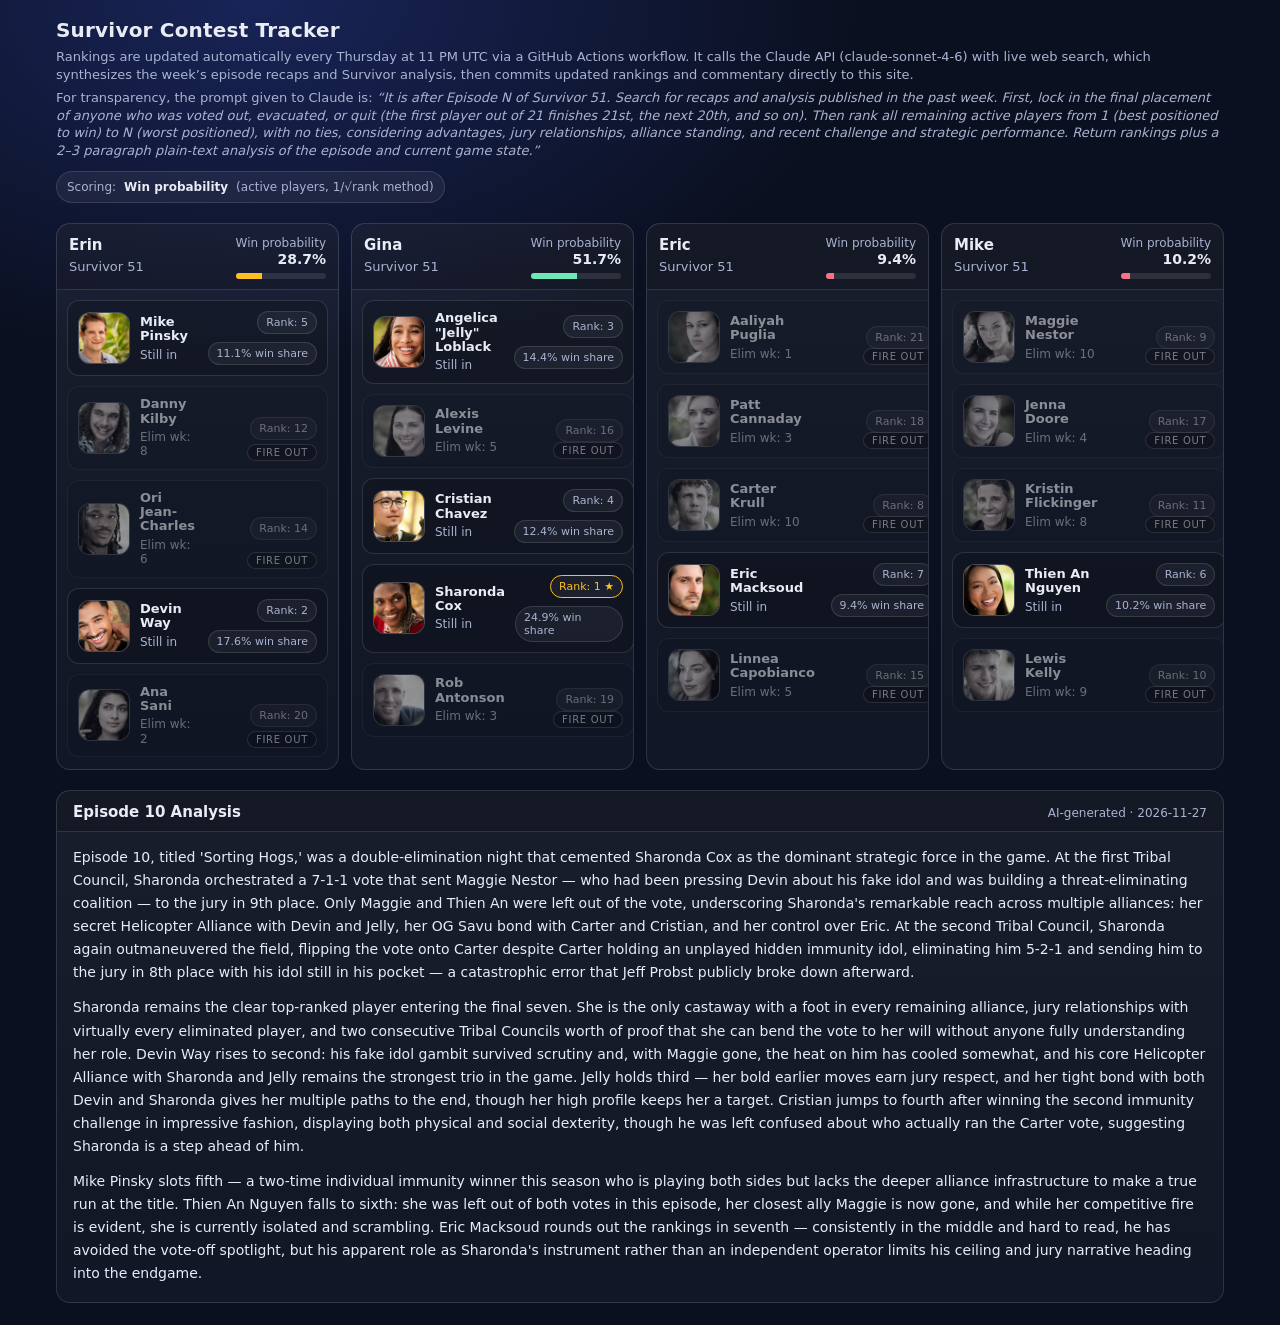
<file: survivor/index.html>
<!doctype html>
<html lang="en">
<head>
  <meta charset="utf-8" />
  <meta name="viewport" content="width=device-width, initial-scale=1" />
  <title>Survivor 51 Contest Tracker</title>
  <style>
    :root{
      --bg:#0b1020;
      --panel:#121a33;
      --panel2:#0f1730;
      --text:#e9ecf5;
      --muted:#aab3d1;
      --border:rgba(255,255,255,.12);
      --snuffed:rgba(255,255,255,.22);
      --good:#6ee7b7;
      --warn:#fbbf24;
      --bad:#fb7185;
    }
    *{ box-sizing:border-box; }
    body{
      margin:0;
      font-family: system-ui, -apple-system, Segoe UI, Roboto, Arial, sans-serif;
      background: radial-gradient(1000px 600px at 20% 0%, #182458 0%, var(--bg) 60%);
      color: var(--text);
    }
    header{
      padding: 18px 16px 10px;
      max-width: 1200px;
      margin: 0 auto;
    }
    h1{ margin:0 0 6px; font-size: 20px; font-weight: 750; letter-spacing:.2px; }
    .sub{ color: var(--muted); font-size: 13px; line-height: 1.35; }
    .toolbar{
      display:flex;
      flex-wrap:wrap;
      gap:10px;
      margin-top:12px;
      align-items:center;
    }
    .pill{
      background: rgba(255,255,255,.06);
      border: 1px solid var(--border);
      border-radius: 999px;
      padding: 8px 10px;
      font-size: 12px;
      color: var(--muted);
      display:flex;
      gap:8px;
      align-items:center;
    }
    .pill b{ color: var(--text); font-weight:700; }
    button{
      background: rgba(255,255,255,.08);
      color: var(--text);
      border: 1px solid var(--border);
      border-radius: 10px;
      padding: 8px 10px;
      cursor:pointer;
      font-size: 12px;
    }
    button:hover{ background: rgba(255,255,255,.12); }
    main{
      max-width: 1200px;
      margin: 0 auto;
      padding: 10px 16px 22px;
    }
    .grid{
      display:grid;
      gap: 12px;
      grid-template-columns: repeat(4, minmax(0, 1fr));
    }
    @media (max-width: 980px){
      .grid{ grid-template-columns: repeat(2, minmax(0, 1fr)); }
    }
    @media (max-width: 540px){
      .grid{ grid-template-columns: 1fr; }
    }
    .col{
      background: linear-gradient(180deg, rgba(255,255,255,.06), rgba(255,255,255,.03));
      border: 1px solid var(--border);
      border-radius: 14px;
      overflow:hidden;
    }
    .colHead{
      padding: 12px 12px 10px;
      background: rgba(0,0,0,.18);
      border-bottom: 1px solid var(--border);
    }
    .colHeadTop{
      display:flex;
      justify-content:space-between;
      gap:10px;
      align-items:flex-start;
    }
    .owner{
      font-weight:800;
      font-size: 15px;
      margin:0;
    }
    .score{
      text-align:right;
      font-size: 12px;
      color: var(--muted);
      line-height:1.2;
    }
    .score strong{ color: var(--text); font-size: 14px; }
    .score .bar{
      height:6px;
      background: rgba(255,255,255,.10);
      border-radius: 999px;
      margin-top:6px;
      overflow:hidden;
    }
    .score .fill{ height:100%; width:0%; background: var(--good); }
    .players{
      padding: 10px 10px 12px;
      display:grid;
      gap: 10px;
    }
    .card{
      display:grid;
      grid-template-columns: 52px 1fr auto;
      gap: 10px;
      align-items:center;
      padding: 10px;
      background: rgba(0,0,0,.16);
      border: 1px solid var(--border);
      border-radius: 12px;
    }
    .card.snuffed{
      opacity: .55;
      filter: grayscale(80%);
      border-color: rgba(255,255,255,.09);
      background: rgba(0,0,0,.12);
      position:relative;
    }
    .card.snuffed::after{
      content:"FIRE OUT";
      position:absolute;
      right:10px;
      bottom:8px;
      opacity:.95;
      font-size: 10px;
      letter-spacing: .7px;
      padding: 2px 8px;
      border: 1px solid rgba(255,255,255,.22);
      border-radius: 999px;
      background: rgba(0,0,0,.35);
      color: rgba(255,255,255,.82);
    }
    /* .card.snuffed::after{
      content:" 🔥 ";
      position:absolute;
      right:10px;
      bottom:8px;
      opacity:.9;
      font-size: 14px;
    } */
    img{
      width: 52px;
      height: 52px;
      border-radius: 12px;
      object-fit: cover;
      border: 1px solid rgba(255,255,255,.18);
      background: rgba(255,255,255,.06);
    }
    .name{
      font-weight: 750;
      font-size: 13px;
      line-height: 1.1;
      margin:0;
    }
    .meta{
      color: var(--muted);
      font-size: 12px;
      margin-top: 4px;
      line-height: 1.2;
    }
    .toggle{
      display:flex;
      flex-direction:column;
      align-items:flex-end;
      gap:6px;
      min-width: 108px;
    }
    label{
      font-size: 11px;
      color: var(--muted);
      display:flex;
      gap:6px;
      align-items:center;
      cursor:pointer;
      user-select:none;
    }
    input[type="checkbox"]{
      width: 15px;
      height: 15px;
      accent-color: var(--bad);
    }
    .rankBadge{
      font-size: 11px;
      padding: 4px 8px;
      border: 1px solid var(--border);
      border-radius: 999px;
      color: var(--muted);
      background: rgba(255,255,255,.05);
    }
    .footerNote{
      color: var(--muted);
      font-size: 12px;
      margin-top: 14px;
      line-height: 1.35;
    }
    code.inline{
      background: rgba(255,255,255,.08);
      padding: 2px 6px;
      border-radius: 8px;
      border: 1px solid var(--border);
      font-size: 12px;
    }
    .commentary-panel{
      margin-top: 20px;
      background: linear-gradient(180deg, rgba(255,255,255,.06), rgba(255,255,255,.03));
      border: 1px solid var(--border);
      border-radius: 14px;
      overflow: hidden;
    }
    .commentary-head{
      padding: 12px 16px 10px;
      background: rgba(0,0,0,.18);
      border-bottom: 1px solid var(--border);
      display: flex;
      justify-content: space-between;
      align-items: baseline;
      gap: 12px;
    }
    .commentary-title{
      font-weight: 800;
      font-size: 15px;
      margin: 0;
    }
    .commentary-meta{
      color: var(--muted);
      font-size: 12px;
      white-space: nowrap;
    }
    .commentary-body{
      padding: 14px 16px 16px;
      font-size: 14px;
      line-height: 1.65;
      color: var(--text);
    }
    .commentary-body p{ margin: 0 0 12px; }
    .commentary-body p:last-child{ margin-bottom: 0; }
  </style>
</head>

<body>
<header>
  <h1>Survivor Contest Tracker</h1>
  <div class="sub">
    Rankings are updated automatically every Thursday at 11 PM UTC via a GitHub Actions workflow. It calls the Claude API (claude-sonnet-4-6) with live web search, which synthesizes the week&rsquo;s episode recaps and Survivor analysis, then commits updated rankings and commentary directly to this site.
  </div>
  <div class="sub" style="margin-top:6px;">
    For transparency, the prompt given to Claude is: <em>&ldquo;It is after Episode N of Survivor 51. Search for recaps and analysis published in the past week. First, lock in the final placement of anyone who was voted out, evacuated, or quit (the first player out of 21 finishes 21st, the next 20th, and so on). Then rank all remaining active players from 1 (best positioned to win) to N (worst positioned), with no ties, considering advantages, jury relationships, alliance standing, and recent challenge and strategic performance. Return rankings plus a 2&ndash;3 paragraph plain-text analysis of the episode and current game state.&rdquo;</em>
  </div>

  <div class="toolbar">
    <div class="pill">Scoring: <b>Win probability</b> (active players, 1/√rank method)</div>
  </div>
</header>

<main>
  <div id="grid" class="grid"></div>
  <div id="commentary" class="commentary-panel" style="display:none;"></div>

  <!-- <div class="footerNote">
    Update mechanism: edit the <code class="inline">DATA.teams</code> list (names, headshot URLs, and ranks) or paste new ranks into <code class="inline">DATA.rankings</code>.  
    If you want rankings to come from a URL (Google Sheet export, JSON file, etc.), set <code class="inline">DATA.rankingsUrl</code>.  
  </div> -->
</main>

<script>
/**
 * 1) EDIT THIS SECTION WEEKLY.  
 * - photo: use direct image URLs (or store images in your repo and reference /images/name.jpg).  
 * - rankings: subjective “strength” score; higher = better.  
 * - You can keep snuffed state as a browser toggle (localStorage) OR hard-code eliminatedWeek for permanence.  
 */
const DATA = {
  seasonLabel: "Survivor 51",
  // Optional: If set, rankings are fetched from this URL as JSON: { "Player Name": 92, "Another Player": 75, ... }
  rankingsUrl: "./ratings.json",

  // Picks not made yet — run assign.html after the draft and paste its output here.

teams: [
  {
    owner: "Erin",
    picks: [
      { name: "Mike Pinsky", photo: "./img/survivor51/mike-pinsky.jpg", eliminatedWeek: null },
      { name: "Danny Kilby", photo: "./img/survivor51/danny-kilby.jpg", eliminatedWeek: null },
      { name: "Ori Jean-Charles", photo: "./img/survivor51/ori-jean-charles.jpg", eliminatedWeek: null },
      { name: "Devin Way", photo: "./img/survivor51/devin-way.jpg", eliminatedWeek: null },
      { name: "Ana Sani", photo: "./img/survivor51/ana-sani.jpg", eliminatedWeek: null }
    ]
  },
  {
    owner: "Gina",
    picks: [
      { name: "Angelica \"Jelly\" Loblack", photo: "./img/survivor51/angelica-jelly-loblack.jpg", eliminatedWeek: null },
      { name: "Alexis Levine", photo: "./img/survivor51/alexis-levine.jpg", eliminatedWeek: null },
      { name: "Cristian Chavez", photo: "./img/survivor51/cristian-chavez.jpg", eliminatedWeek: null },
      { name: "Sharonda Cox", photo: "./img/survivor51/sharonda-cox.jpg", eliminatedWeek: null },
      { name: "Rob Antonson", photo: "./img/survivor51/rob-antonson.jpg", eliminatedWeek: null }
    ]
  },
  {
    owner: "Eric",
    picks: [
      { name: "Aaliyah Puglia", photo: "./img/survivor51/aaliyah-puglia.jpg", eliminatedWeek: null },
      { name: "Patt Cannaday", photo: "./img/survivor51/patt-cannaday.jpg", eliminatedWeek: null },
      { name: "Carter Krull", photo: "./img/survivor51/carter-krull.jpg", eliminatedWeek: null },
      { name: "Eric Macksoud", photo: "./img/survivor51/eric-macksoud.jpg", eliminatedWeek: null },
      { name: "Linnea Capobianco", photo: "./img/survivor51/linnea-capobianco.jpg", eliminatedWeek: null }
    ]
  },
  {
    owner: "Mike",
    picks: [
      { name: "Maggie Nestor", photo: "./img/survivor51/maggie-nestor.jpg", eliminatedWeek: null },
      { name: "Jenna Doore", photo: "./img/survivor51/jenna-doore.jpg", eliminatedWeek: null },
      { name: "Kristin Flickinger", photo: "./img/survivor51/kristin-flickinger.jpg", eliminatedWeek: null },
      { name: "Thien An Nguyen", photo: "./img/survivor51/thien-an-nguyen.jpg", eliminatedWeek: null },
      { name: "Lewis Kelly", photo: "./img/survivor51/lewis-kelly.jpg", eliminatedWeek: null }
    ]
  }
]
};

// ------------------ App logic (no edits needed) ------------------

async function getRatingsAndStatus(){
  // Returns: { ratings: {name: number}, status: {name: {status, eliminatedWeek}} }
  if(!DATA.rankingsUrl){
    return { ratings: (DATA.rankings || {}), status: {} };
  }

  try{
    const res = await fetch(DATA.rankingsUrl, { cache: "no-store" });
    if(!res.ok) throw new Error("Fetch failed");

    const json = await res.json();
    const players = json?.players || {};

    const ratings = {};
    const status = {};

    for(const [name, obj] of Object.entries(players)){
      const r = Number(obj?.rating);
      if(Number.isFinite(r)) ratings[name] = r;

      const s = String(obj?.status || "").toUpperCase();
      const ew = (obj?.eliminatedWeek === null || obj?.eliminatedWeek === undefined)
        ? null
        : Number(obj.eliminatedWeek);

      status[name] = {
        status: s || "IN",
        eliminatedWeek: Number.isFinite(ew) ? ew : null
      };
    }

    const commentary = json?.commentary || "";
    const episode = json?.episode ?? null;
    const updated = json?.updated || "";

    return { ratings, status, commentary, episode, updated };
  }catch{
    return { ratings: (DATA.rankings || {}), status: {}, commentary: "", episode: null, updated: "" };
  }
}
// async function getRankings(){
//   if(!DATA.rankingsUrl) return DATA.rankings || {};
//   try{
//     const res = await fetch(DATA.rankingsUrl, { cache: "no-store" });
//     if(!res.ok) throw new Error("Fetch failed");
//     const json = await res.json();
//     return json || {};
//   }catch{
//     return DATA.rankings || {};
//   }
// }

function isSnuffed(p, statusMap){
  const OUT_STATUSES = new Set(["OUT", "MED", "QUIT"]);
  const jsonStatus = OUT_STATUSES.has(statusMap?.[p.name]?.status);
  const jsonElimWeek = statusMap?.[p.name]?.eliminatedWeek ?? null;
  return jsonStatus || jsonElimWeek !== null || p.eliminatedWeek !== null;
}

// ratings.json uses rank numbers: lower = better (rank 1 is the top player).
// Reciprocal 1/rank gives rank-1 the most weight.
function reciprocal(rank){
  return Number.isFinite(rank) && rank > 0 ? 1 / Math.sqrt(rank) : 0;
}

// Raw reciprocal sum for one team (active players only).
function computeTeamRawScore(team, rankings, statusMap){
  let sum = 0;
  for(const p of team.picks){
    if(!isSnuffed(p, statusMap)){
      sum += reciprocal(rankings[p.name]);
    }
  }
  return sum;
}

// Win probabilities for all teams (0-100), same order as DATA.teams.
function computeWinProbabilities(teams, rankings, statusMap){
  const raws = teams.map(t => computeTeamRawScore(t, rankings, statusMap));
  const total = raws.reduce((a, b) => a + b, 0);
  if(total <= 0) return raws.map(() => 0);
  return raws.map(r => (r / total) * 100);
}

// Per-player share of the global win pool as %.
function playerWinContrib(p, rankings, statusMap, globalTotal){
  if(isSnuffed(p, statusMap)) return 0;
  if(globalTotal <= 0) return 0;
  return (reciprocal(rankings[p.name]) / globalTotal) * 100;
}

// Lowest-ranked (best) active player across all teams.
// Lower rank number = better, so we find the MINIMUM.
function findTopContender(teams, rankings, statusMap){
  let best = null;
  let bestRank = Infinity;
  for(const team of teams){
    for(const p of team.picks){
      if(!isSnuffed(p, statusMap)){
        const r = rankings[p.name];
        if(Number.isFinite(r) && r < bestRank){
          bestRank = r;
          best = { name: p.name, owner: team.owner };
        }
      }
    }
  }
  return best;
}

function scoreToBarWidth(prob){
  return Math.max(0, Math.min(100, prob));
}

function scoreToColor(prob){
  if(prob >= 30) return "var(--good)";
  if(prob >= 18) return "var(--warn)";
  return "var(--bad)";
}

async function render(){
  const grid = document.getElementById("grid");
  grid.innerHTML = "";

  const { ratings: rankings, status: statusMap, commentary, episode, updated } = await getRatingsAndStatus();

  const probs = computeWinProbabilities(DATA.teams, rankings, statusMap);
  const globalRawTotal = DATA.teams.reduce((sum, t) => sum + computeTeamRawScore(t, rankings, statusMap), 0);
  const topContender = findTopContender(DATA.teams, rankings, statusMap);

  DATA.teams.forEach((team, idx) => {
    const col = document.createElement("section");
    col.className = "col";

    const head = document.createElement("div");
    head.className = "colHead";

    const prob = probs[idx];
    const barW = scoreToBarWidth(prob);
    const barColor = scoreToColor(prob);

    head.innerHTML = `
      <div class="colHeadTop">
        <div>
          <div class="owner">${team.owner}</div>
          <div class="sub" style="margin-top:4px;">${DATA.seasonLabel}</div>
        </div>
        <div class="score">
          <div>Win probability</div>
          <strong>${prob.toFixed(1)}%</strong>
          <div class="bar"><div class="fill" style="width:${barW}%; background:${barColor};"></div></div>
        </div>
      </div>
    `;

    const list = document.createElement("div");
    list.className = "players";

    team.picks.forEach(p => {
      const snuffed = isSnuffed(p, statusMap);
      const jsonElimWeek = statusMap?.[p.name]?.eliminatedWeek ?? null;

      const r = rankings[p.name];
      const contrib = playerWinContrib(p, rankings, statusMap, globalRawTotal);
      const isTop = topContender && topContender.name === p.name;
      const rankText = Number.isFinite(r) ? `Rank: ${r}` : `Rank: —`;
      const contribText = `${contrib.toFixed(1)}% win share`;

      const card = document.createElement("div");
      card.className = "card" + (snuffed ? " snuffed" : "");

      const effectiveElimWeek = jsonElimWeek ?? p.eliminatedWeek;
      const elimText = effectiveElimWeek !== null ? `Elim wk: ${effectiveElimWeek}` : `Still in`;

      card.innerHTML = `
        <img src="${p.photo}" alt="${p.name}" loading="lazy" />
        <div>
          <p class="name">${p.name}</p>
          <div class="meta">${elimText}</div>
        </div>
        <div class="toggle">
          <div class="rankBadge"${isTop ? ` style="border-color:var(--warn);color:var(--warn);"` : ``}>${rankText}${isTop ? ` &#9733;` : ``}</div>
          ${!snuffed ? `<div class="rankBadge" style="margin-top:2px;">${contribText}</div>` : ``}
        </div>
      `;

      list.appendChild(card);
    });

    col.appendChild(head);
    col.appendChild(list);
    grid.appendChild(col);
  });

  const commentaryEl = document.getElementById("commentary");
  if(commentary){
    const title = episode ? `Episode ${episode} Analysis` : "Game Analysis";
    const meta = updated ? `AI-generated · ${updated}` : "AI-generated";
    const paragraphs = commentary.split(/\n\n+/).filter(Boolean)
      .map(p => `<p>${p.trim()}</p>`).join("");
    commentaryEl.innerHTML = `
      <div class="commentary-head">
        <div class="commentary-title">${title}</div>
        <div class="commentary-meta">${meta}</div>
      </div>
      <div class="commentary-body">${paragraphs}</div>
    `;
    commentaryEl.style.display = "";
  } else {
    commentaryEl.style.display = "none";
  }
}

// Initial render.
render();
</script>
</body>
</html>
</file>
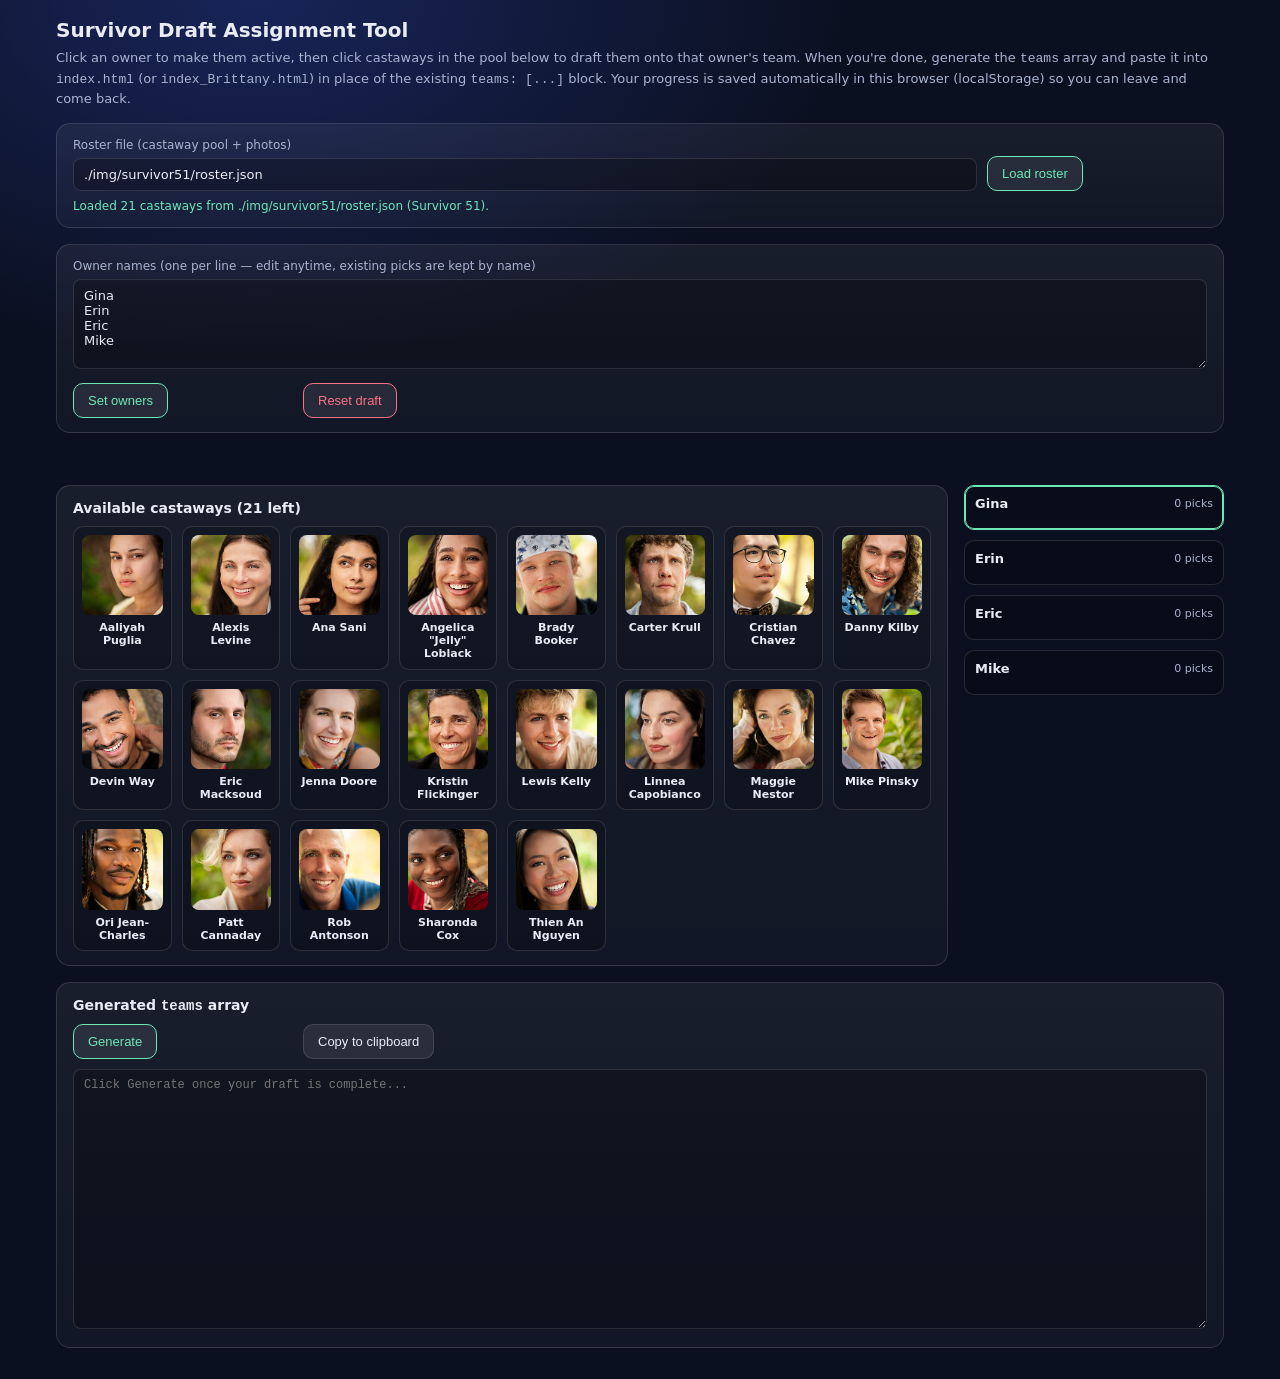
<file: survivor/assign.html>
<!doctype html>
<html lang="en">
<head>
  <meta charset="utf-8" />
  <meta name="viewport" content="width=device-width, initial-scale=1" />
  <title>Survivor Draft Assignment Tool</title>
  <style>
    :root{
      --bg:#0b1020;
      --text:#e9ecf5;
      --muted:#aab3d1;
      --border:rgba(255,255,255,.12);
      --good:#6ee7b7;
      --warn:#fbbf24;
      --bad:#fb7185;
    }
    *{ box-sizing:border-box; }
    body{
      margin:0;
      font-family: system-ui, -apple-system, Segoe UI, Roboto, Arial, sans-serif;
      background: radial-gradient(1000px 600px at 20% 0%, #182458 0%, var(--bg) 60%);
      color: var(--text);
    }
    header, main{ max-width: 1200px; margin: 0 auto; padding: 18px 16px; }
    h1{ margin:0 0 6px; font-size: 20px; font-weight: 750; }
    h2{ font-size: 14px; margin: 0 0 10px; color: var(--text); }
    p.sub{ color: var(--muted); font-size: 13px; line-height: 1.5; margin: 0 0 14px; }
    .card-box{
      background: linear-gradient(180deg, rgba(255,255,255,.06), rgba(255,255,255,.03));
      border: 1px solid var(--border);
      border-radius: 14px;
      padding: 14px 16px;
      margin-bottom: 16px;
    }
    label{ font-size: 12px; color: var(--muted); display:block; margin-bottom: 6px; }
    input[type="text"], textarea{
      width: 100%;
      background: rgba(0,0,0,.25);
      border: 1px solid var(--border);
      border-radius: 8px;
      color: var(--text);
      padding: 8px 10px;
      font-size: 13px;
      font-family: inherit;
    }
    textarea{ resize: vertical; min-height: 90px; }
    .row{ display:flex; gap:10px; flex-wrap:wrap; align-items:flex-end; }
    .row > div{ flex: 1; min-width: 220px; }
    button{
      background: rgba(255,255,255,.08);
      color: var(--text);
      border: 1px solid var(--border);
      border-radius: 10px;
      padding: 9px 14px;
      cursor:pointer;
      font-size: 13px;
      white-space: nowrap;
    }
    button:hover{ background: rgba(255,255,255,.16); }
    button.primary{ border-color: var(--good); color: var(--good); }
    button.danger{ border-color: var(--bad); color: var(--bad); }
    button:disabled{ opacity:.4; cursor:not-allowed; }
    .status{ font-size:12px; color: var(--muted); margin-top:8px; }

    .board{ display:grid; grid-template-columns: 1fr 260px; gap: 16px; align-items:start; }
    @media (max-width: 860px){ .board{ grid-template-columns: 1fr; } }

    .pool{
      display:grid;
      grid-template-columns: repeat(auto-fill, minmax(96px, 1fr));
      gap: 10px;
    }
    .pcard{
      background: rgba(0,0,0,.2);
      border: 1px solid var(--border);
      border-radius: 10px;
      padding: 8px;
      text-align:center;
      cursor:pointer;
      transition: transform .08s ease, border-color .08s ease;
    }
    .pcard:hover{ border-color: var(--good); transform: translateY(-2px); }
    .pcard img{
      width:100%; aspect-ratio:1; object-fit:cover; border-radius:8px; display:block; margin-bottom:6px;
      background: rgba(255,255,255,.06);
    }
    .pcard .n{ font-size:11px; font-weight:650; line-height:1.2; }

    .owners{ display:flex; flex-direction:column; gap:10px; }
    .ownerBox{
      background: rgba(0,0,0,.2);
      border: 1px solid var(--border);
      border-radius: 10px;
      padding: 10px;
    }
    .ownerBox.active{ border-color: var(--good); box-shadow: 0 0 0 1px var(--good) inset; }
    .ownerBox .head{ display:flex; justify-content:space-between; align-items:center; cursor:pointer; }
    .ownerBox .name{ font-weight:750; font-size:13px; }
    .ownerBox .count{ font-size:11px; color: var(--muted); }
    .ownerBox .picks{ margin-top:8px; display:flex; flex-direction:column; gap:6px; }
    .pick{
      display:flex; align-items:center; gap:8px;
      background: rgba(255,255,255,.04);
      border: 1px solid var(--border);
      border-radius: 8px;
      padding: 5px 7px;
      font-size: 12px;
    }
    .pick img{ width:26px; height:26px; border-radius:6px; object-fit:cover; }
    .pick span{ flex:1; }
    .pick button{ padding: 2px 7px; font-size: 11px; border-radius:6px; }

    textarea#output{ min-height: 260px; font-family: ui-monospace, SFMono-Regular, Menlo, monospace; font-size: 12px; white-space: pre; }
  </style>
</head>
<body>
<header>
  <h1>Survivor Draft Assignment Tool</h1>
  <p class="sub">
    Click an owner to make them active, then click castaways in the pool below to draft them onto that owner's team.
    When you're done, generate the <code>teams</code> array and paste it into <code>index.html</code> (or <code>index_Brittany.html</code>) in place of the existing <code>teams: [...]</code> block.
    Your progress is saved automatically in this browser (localStorage) so you can leave and come back.
  </p>

  <div class="card-box">
    <div class="row">
      <div>
        <label for="rosterUrl">Roster file (castaway pool + photos)</label>
        <input type="text" id="rosterUrl" value="./img/survivor51/roster.json" />
      </div>
      <div style="flex:0 0 auto;">
        <button id="loadRoster" class="primary">Load roster</button>
      </div>
    </div>
    <div class="status" id="rosterStatus"></div>
  </div>

  <div class="card-box">
    <label for="ownerNames">Owner names (one per line — edit anytime, existing picks are kept by name)</label>
    <textarea id="ownerNames">Gina
Erin
Eric
Mike</textarea>
    <div class="row" style="margin-top:10px;">
      <div style="flex:0 0 auto;"><button id="setOwners" class="primary">Set owners</button></div>
      <div style="flex:0 0 auto;"><button id="resetAll" class="danger">Reset draft</button></div>
    </div>
  </div>
</header>

<main>
  <div class="board">
    <div class="card-box">
      <h2>Available castaways (<span id="poolCount">0</span> left)</h2>
      <div class="pool" id="pool"></div>
    </div>

    <div class="owners" id="owners"></div>
  </div>

  <div class="card-box">
    <h2>Generated <code>teams</code> array</h2>
    <div class="row" style="margin-bottom:10px;">
      <div style="flex:0 0 auto;"><button id="generate" class="primary">Generate</button></div>
      <div style="flex:0 0 auto;"><button id="copy">Copy to clipboard</button></div>
    </div>
    <textarea id="output" readonly placeholder="Click Generate once your draft is complete..."></textarea>
  </div>
</main>

<script>
const STORAGE_KEY = "survivorDraftTool.v1";

let roster = [];      // [{name, photo}]
let owners = [];      // [{name, picks: [{name, photo}]}]
let activeOwnerIdx = 0;

function saveState(){
  try{
    localStorage.setItem(STORAGE_KEY, JSON.stringify({
      rosterUrl: document.getElementById("rosterUrl").value,
      ownerNamesRaw: document.getElementById("ownerNames").value,
      owners,
      activeOwnerIdx
    }));
  }catch{}
}

function loadState(){
  try{
    const raw = localStorage.getItem(STORAGE_KEY);
    if(!raw) return null;
    return JSON.parse(raw);
  }catch{ return null; }
}

function draftedNames(){
  const s = new Set();
  owners.forEach(o => o.picks.forEach(p => s.add(p.name)));
  return s;
}

function renderPool(){
  const pool = document.getElementById("pool");
  const drafted = draftedNames();
  const available = roster.filter(c => !drafted.has(c.name));
  document.getElementById("poolCount").textContent = available.length;

  pool.innerHTML = "";
  available.forEach(c => {
    const el = document.createElement("div");
    el.className = "pcard";
    el.title = owners.length ? `Draft to ${owners[activeOwnerIdx]?.name ?? "…"}` : "Set owners first";
    el.innerHTML = `<img src="${c.photo}" alt="${c.name}" loading="lazy" /><div class="n">${c.name}</div>`;
    el.addEventListener("click", () => draftPick(c));
    pool.appendChild(el);
  });
}

function draftPick(castaway){
  if(!owners.length){ alert("Set owner names first."); return; }
  owners[activeOwnerIdx].picks.push({ name: castaway.name, photo: castaway.photo, eliminatedWeek: null });
  saveState();
  renderAll();
}

function undoPick(ownerIdx, pickIdx){
  owners[ownerIdx].picks.splice(pickIdx, 1);
  saveState();
  renderAll();
}

function setActiveOwner(idx){
  activeOwnerIdx = idx;
  saveState();
  renderAll();
}

function renderOwners(){
  const wrap = document.getElementById("owners");
  wrap.innerHTML = "";
  owners.forEach((o, idx) => {
    const box = document.createElement("div");
    box.className = "ownerBox" + (idx === activeOwnerIdx ? " active" : "");
    box.innerHTML = `
      <div class="head">
        <div class="name">${o.name}</div>
        <div class="count">${o.picks.length} pick${o.picks.length === 1 ? "" : "s"}</div>
      </div>
      <div class="picks"></div>
    `;
    box.querySelector(".head").addEventListener("click", () => setActiveOwner(idx));

    const picksEl = box.querySelector(".picks");
    o.picks.forEach((p, pIdx) => {
      const row = document.createElement("div");
      row.className = "pick";
      row.innerHTML = `<img src="${p.photo}" alt="" /><span>${p.name}</span>`;
      const rm = document.createElement("button");
      rm.textContent = "✕";
      rm.addEventListener("click", (e) => { e.stopPropagation(); undoPick(idx, pIdx); });
      row.appendChild(rm);
      picksEl.appendChild(row);
    });

    wrap.appendChild(box);
  });
}

function renderAll(){
  renderOwners();
  renderPool();
}

async function loadRoster(){
  const url = document.getElementById("rosterUrl").value.trim();
  const statusEl = document.getElementById("rosterStatus");
  try{
    const res = await fetch(url, { cache: "no-store" });
    if(!res.ok) throw new Error("HTTP " + res.status);
    const json = await res.json();
    roster = json.castaways || [];
    statusEl.textContent = `Loaded ${roster.length} castaways from ${url}${json.season ? " (" + json.season + ")" : ""}.`;
    statusEl.style.color = "var(--good)";
    saveState();
    renderAll();
  }catch(err){
    statusEl.textContent = `Failed to load roster from ${url}: ${err.message}`;
    statusEl.style.color = "var(--bad)";
  }
}

function applyOwnerNames(){
  const names = document.getElementById("ownerNames").value
    .split("\n").map(s => s.trim()).filter(Boolean);

  // Keep existing picks for owners whose name is unchanged; new names start empty.
  const byName = new Map(owners.map(o => [o.name, o]));
  owners = names.map(n => byName.get(n) || { name: n, picks: [] });
  if(activeOwnerIdx >= owners.length) activeOwnerIdx = 0;
  saveState();
  renderAll();
}

function resetAll(){
  if(!confirm("Clear all drafted picks? This cannot be undone.")) return;
  owners = owners.map(o => ({ name: o.name, picks: [] }));
  activeOwnerIdx = 0;
  saveState();
  renderAll();
}

function generateOutput(){
  const lines = [];
  lines.push("teams: [");
  owners.forEach((o, i) => {
    lines.push("  {");
    lines.push(`    owner: ${JSON.stringify(o.name)},`);
    lines.push("    picks: [");
    o.picks.forEach((p, j) => {
      const comma = j < o.picks.length - 1 ? "," : "";
      lines.push(`      { name: ${JSON.stringify(p.name)}, photo: ${JSON.stringify(p.photo)}, eliminatedWeek: null }${comma}`);
    });
    lines.push("    ]");
    lines.push(`  }${i < owners.length - 1 ? "," : ""}`);
  });
  lines.push("]");
  document.getElementById("output").value = lines.join("\n");
}

document.getElementById("loadRoster").addEventListener("click", loadRoster);
document.getElementById("setOwners").addEventListener("click", applyOwnerNames);
document.getElementById("resetAll").addEventListener("click", resetAll);
document.getElementById("generate").addEventListener("click", generateOutput);
document.getElementById("copy").addEventListener("click", () => {
  const out = document.getElementById("output");
  out.select();
  navigator.clipboard?.writeText(out.value).catch(() => document.execCommand("copy"));
});

// Restore saved state, or bootstrap fresh.
(function init(){
  const saved = loadState();
  if(saved){
    document.getElementById("rosterUrl").value = saved.rosterUrl ?? document.getElementById("rosterUrl").value;
    document.getElementById("ownerNames").value = saved.ownerNamesRaw ?? document.getElementById("ownerNames").value;
    owners = saved.owners || [];
    activeOwnerIdx = saved.activeOwnerIdx || 0;
  }
  loadRoster().then(() => {
    if(!owners.length) applyOwnerNames();
    else renderAll();
  });
})();
</script>
</body>
</html>
</file>
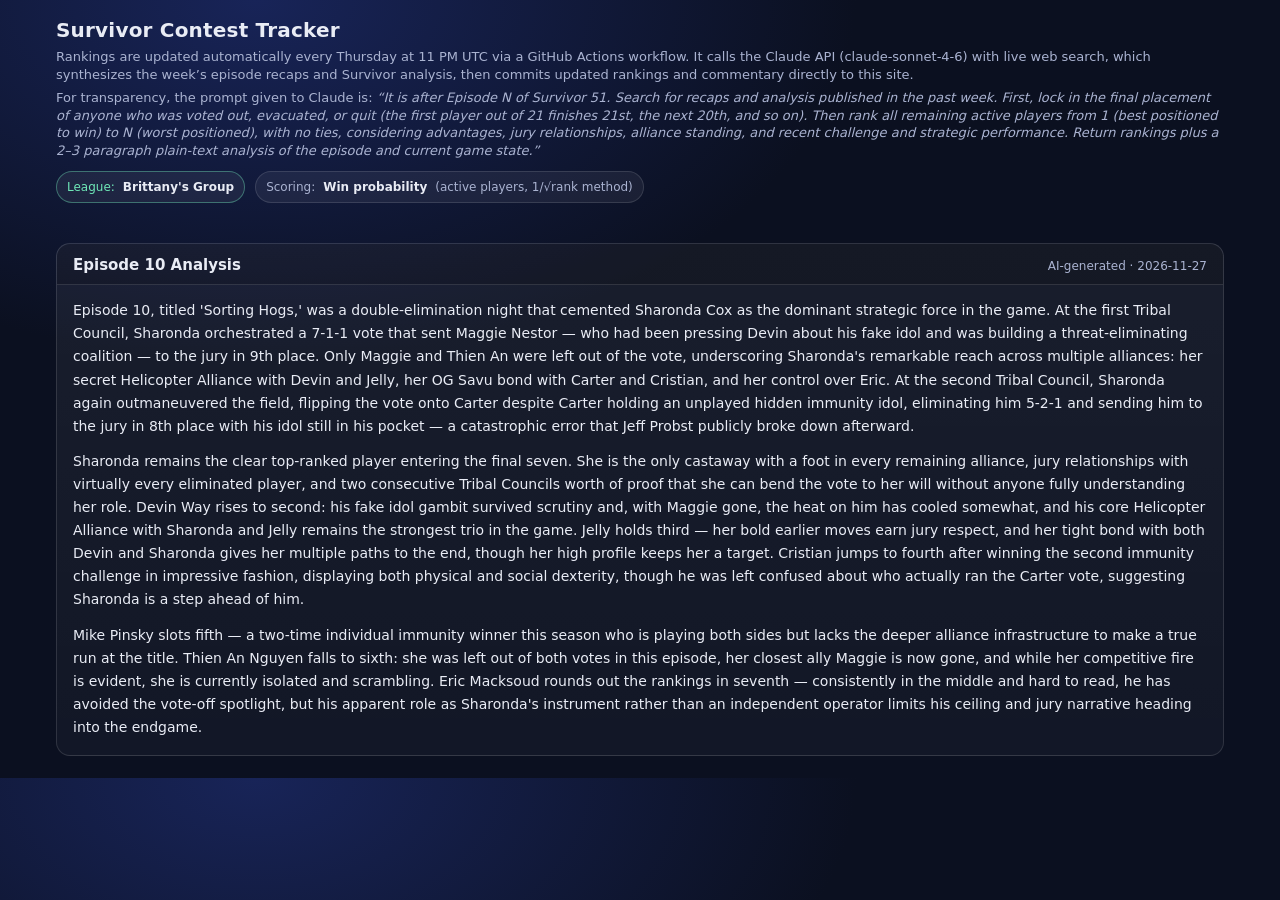
<file: survivor/index_Brittany.html>
<!doctype html>
<html lang="en">
<head>
  <meta charset="utf-8" />
  <meta name="viewport" content="width=device-width, initial-scale=1" />
  <title>Survivor 51 Contest Tracker — Brittany's League</title>
  <style>
    :root{
      --bg:#0b1020;
      --panel:#121a33;
      --panel2:#0f1730;
      --text:#e9ecf5;
      --muted:#aab3d1;
      --border:rgba(255,255,255,.12);
      --snuffed:rgba(255,255,255,.22);
      --good:#6ee7b7;
      --warn:#fbbf24;
      --bad:#fb7185;
    }
    *{ box-sizing:border-box; }
    body{
      margin:0;
      font-family: system-ui, -apple-system, Segoe UI, Roboto, Arial, sans-serif;
      background: radial-gradient(1000px 600px at 20% 0%, #182458 0%, var(--bg) 60%);
      color: var(--text);
    }
    header{
      padding: 18px 16px 10px;
      max-width: 1200px;
      margin: 0 auto;
    }
    h1{ margin:0 0 6px; font-size: 20px; font-weight: 750; letter-spacing:.2px; }
    .sub{ color: var(--muted); font-size: 13px; line-height: 1.35; }
    .toolbar{
      display:flex;
      flex-wrap:wrap;
      gap:10px;
      margin-top:12px;
      align-items:center;
    }
    .pill{
      background: rgba(255,255,255,.06);
      border: 1px solid var(--border);
      border-radius: 999px;
      padding: 8px 10px;
      font-size: 12px;
      color: var(--muted);
      display:flex;
      gap:8px;
      align-items:center;
    }
    .pill b{ color: var(--text); font-weight:700; }
    .pill.accent{
      border-color: rgba(110,231,183,.4);
      color: var(--good);
    }
    button{
      background: rgba(255,255,255,.08);
      color: var(--text);
      border: 1px solid var(--border);
      border-radius: 10px;
      padding: 8px 10px;
      cursor:pointer;
      font-size: 12px;
    }
    button:hover{ background: rgba(255,255,255,.12); }
    main{
      max-width: 1200px;
      margin: 0 auto;
      padding: 10px 16px 22px;
    }
    .grid{
      display:grid;
      gap: 12px;
      grid-template-columns: repeat(4, minmax(0, 1fr));
    }
    @media (max-width: 980px){
      .grid{ grid-template-columns: repeat(2, minmax(0, 1fr)); }
    }
    @media (max-width: 540px){
      .grid{ grid-template-columns: 1fr; }
    }
    .col{
      background: linear-gradient(180deg, rgba(255,255,255,.06), rgba(255,255,255,.03));
      border: 1px solid var(--border);
      border-radius: 14px;
      overflow:hidden;
    }
    .colHead{
      padding: 12px 12px 10px;
      background: rgba(0,0,0,.18);
      border-bottom: 1px solid var(--border);
    }
    .colHeadTop{
      display:flex;
      justify-content:space-between;
      gap:10px;
      align-items:flex-start;
    }
    .owner{
      font-weight:800;
      font-size: 15px;
      margin:0;
    }
    .score{
      text-align:right;
      font-size: 12px;
      color: var(--muted);
      line-height:1.2;
    }
    .score strong{ color: var(--text); font-size: 14px; }
    .score .bar{
      height:6px;
      background: rgba(255,255,255,.10);
      border-radius: 999px;
      margin-top:6px;
      overflow:hidden;
    }
    .score .fill{ height:100%; width:0%; background: var(--good); }
    .players{
      padding: 10px 10px 12px;
      display:grid;
      gap: 10px;
    }
    .card{
      display:grid;
      grid-template-columns: 52px 1fr auto;
      gap: 10px;
      align-items:center;
      padding: 10px;
      background: rgba(0,0,0,.16);
      border: 1px solid var(--border);
      border-radius: 12px;
    }
    .card.snuffed{
      opacity: .55;
      filter: grayscale(80%);
      border-color: rgba(255,255,255,.09);
      background: rgba(0,0,0,.12);
      position:relative;
    }
    .card.snuffed::after{
      content:"FIRE OUT";
      position:absolute;
      right:10px;
      bottom:8px;
      opacity:.95;
      font-size: 10px;
      letter-spacing: .7px;
      padding: 2px 8px;
      border: 1px solid rgba(255,255,255,.22);
      border-radius: 999px;
      background: rgba(0,0,0,.35);
      color: rgba(255,255,255,.82);
    }
    img{
      width: 52px;
      height: 52px;
      border-radius: 12px;
      object-fit: cover;
      border: 1px solid rgba(255,255,255,.18);
      background: rgba(255,255,255,.06);
    }
    .name{
      font-weight: 750;
      font-size: 13px;
      line-height: 1.1;
      margin:0;
    }
    .meta{
      color: var(--muted);
      font-size: 12px;
      margin-top: 4px;
      line-height: 1.2;
    }
    .toggle{
      display:flex;
      flex-direction:column;
      align-items:flex-end;
      gap:6px;
      min-width: 108px;
    }
    label{
      font-size: 11px;
      color: var(--muted);
      display:flex;
      gap:6px;
      align-items:center;
      cursor:pointer;
      user-select:none;
    }
    input[type="checkbox"]{
      width: 15px;
      height: 15px;
      accent-color: var(--bad);
    }
    .rankBadge{
      font-size: 11px;
      padding: 4px 8px;
      border: 1px solid var(--border);
      border-radius: 999px;
      color: var(--muted);
      background: rgba(255,255,255,.05);
    }
    .footerNote{
      color: var(--muted);
      font-size: 12px;
      margin-top: 14px;
      line-height: 1.35;
    }
    code.inline{
      background: rgba(255,255,255,.08);
      padding: 2px 6px;
      border-radius: 8px;
      border: 1px solid var(--border);
      font-size: 12px;
    }
    .commentary-panel{
      margin-top: 20px;
      background: linear-gradient(180deg, rgba(255,255,255,.06), rgba(255,255,255,.03));
      border: 1px solid var(--border);
      border-radius: 14px;
      overflow: hidden;
    }
    .commentary-head{
      padding: 12px 16px 10px;
      background: rgba(0,0,0,.18);
      border-bottom: 1px solid var(--border);
      display: flex;
      justify-content: space-between;
      align-items: baseline;
      gap: 12px;
    }
    .commentary-title{
      font-weight: 800;
      font-size: 15px;
      margin: 0;
    }
    .commentary-meta{
      color: var(--muted);
      font-size: 12px;
      white-space: nowrap;
    }
    .commentary-body{
      padding: 14px 16px 16px;
      font-size: 14px;
      line-height: 1.65;
      color: var(--text);
    }
    .commentary-body p{ margin: 0 0 12px; }
    .commentary-body p:last-child{ margin-bottom: 0; }
  </style>
</head>

<body>
<header>
  <h1>Survivor Contest Tracker</h1>
  <div class="sub">
    Rankings are updated automatically every Thursday at 11 PM UTC via a GitHub Actions workflow. It calls the Claude API (claude-sonnet-4-6) with live web search, which synthesizes the week&rsquo;s episode recaps and Survivor analysis, then commits updated rankings and commentary directly to this site.
  </div>
  <div class="sub" style="margin-top:6px;">
    For transparency, the prompt given to Claude is: <em>&ldquo;It is after Episode N of Survivor 51. Search for recaps and analysis published in the past week. First, lock in the final placement of anyone who was voted out, evacuated, or quit (the first player out of 21 finishes 21st, the next 20th, and so on). Then rank all remaining active players from 1 (best positioned to win) to N (worst positioned), with no ties, considering advantages, jury relationships, alliance standing, and recent challenge and strategic performance. Return rankings plus a 2&ndash;3 paragraph plain-text analysis of the episode and current game state.&rdquo;</em>
  </div>

  <div class="toolbar">
    <div class="pill accent">League: <b>Brittany's Group</b></div>
    <div class="pill">Scoring: <b>Win probability</b> (active players, 1/√rank method)</div>
  </div>
</header>

<main>
  <div id="grid" class="grid"></div>
  <div id="commentary" class="commentary-panel" style="display:none;"></div>
</main>

<script>
/**
 * 1) EDIT THIS SECTION WEEKLY.
 * - photo: use direct image URLs (or store images in your repo and reference /images/name.jpg).
 * - rankings: subjective "strength" score; higher = better.
 * - You can keep snuffed state as a browser toggle (localStorage) OR hard-code eliminatedWeek for permanence.
 */
const DATA = {
  seasonLabel: "Survivor 51",
  // Shares the same weekly rankings feed as the main index.html — only the
  // picks below differ between the two contests.
  rankingsUrl: "./ratings.json",

  // No draft yet — run assign.html after Brittany's group drafts and paste
  // the generated teams array here (owners and picks both come from the tool).
  teams: []
};

// ------------------ App logic (no edits needed) ------------------

async function getRatingsAndStatus(){
  // Returns: { ratings: {name: number}, status: {name: {status, eliminatedWeek}} }
  if(!DATA.rankingsUrl){
    return { ratings: (DATA.rankings || {}), status: {} };
  }

  try{
    const res = await fetch(DATA.rankingsUrl, { cache: "no-store" });
    if(!res.ok) throw new Error("Fetch failed");

    const json = await res.json();
    const players = json?.players || {};

    const ratings = {};
    const status = {};

    for(const [name, obj] of Object.entries(players)){
      const r = Number(obj?.rating);
      if(Number.isFinite(r)) ratings[name] = r;

      const s = String(obj?.status || "").toUpperCase();
      const ew = (obj?.eliminatedWeek === null || obj?.eliminatedWeek === undefined)
        ? null
        : Number(obj.eliminatedWeek);

      status[name] = {
        status: s || "IN",
        eliminatedWeek: Number.isFinite(ew) ? ew : null
      };
    }

    const commentary = json?.commentary || "";
    const episode = json?.episode ?? null;
    const updated = json?.updated || "";

    return { ratings, status, commentary, episode, updated };
  }catch{
    return { ratings: (DATA.rankings || {}), status: {}, commentary: "", episode: null, updated: "" };
  }
}

function isSnuffed(p, statusMap){
  const OUT_STATUSES = new Set(["OUT", "MED", "QUIT"]);
  const jsonStatus = OUT_STATUSES.has(statusMap?.[p.name]?.status);
  const jsonElimWeek = statusMap?.[p.name]?.eliminatedWeek ?? null;
  return jsonStatus || jsonElimWeek !== null || p.eliminatedWeek !== null;
}

// ratings.json uses rank numbers: lower = better (rank 1 is the top player).
// Reciprocal 1/rank gives rank-1 the most weight.
function reciprocal(rank){
  return Number.isFinite(rank) && rank > 0 ? 1 / Math.sqrt(rank) : 0;
}

// Raw reciprocal sum for one team (active players only).
function computeTeamRawScore(team, rankings, statusMap){
  let sum = 0;
  for(const p of team.picks){
    if(!isSnuffed(p, statusMap)){
      sum += reciprocal(rankings[p.name]);
    }
  }
  return sum;
}

// Win probabilities for all teams (0-100), same order as DATA.teams.
function computeWinProbabilities(teams, rankings, statusMap){
  const raws = teams.map(t => computeTeamRawScore(t, rankings, statusMap));
  const total = raws.reduce((a, b) => a + b, 0);
  if(total <= 0) return raws.map(() => 0);
  return raws.map(r => (r / total) * 100);
}

// Per-player share of the global win pool as %.
function playerWinContrib(p, rankings, statusMap, globalTotal){
  if(isSnuffed(p, statusMap)) return 0;
  if(globalTotal <= 0) return 0;
  return (reciprocal(rankings[p.name]) / globalTotal) * 100;
}

// Lowest-ranked (best) active player across all teams.
// Lower rank number = better, so we find the MINIMUM.
function findTopContender(teams, rankings, statusMap){
  let best = null;
  let bestRank = Infinity;
  for(const team of teams){
    for(const p of team.picks){
      if(!isSnuffed(p, statusMap)){
        const r = rankings[p.name];
        if(Number.isFinite(r) && r < bestRank){
          bestRank = r;
          best = { name: p.name, owner: team.owner };
        }
      }
    }
  }
  return best;
}

function scoreToBarWidth(prob){
  return Math.max(0, Math.min(100, prob));
}

function scoreToColor(prob){
  if(prob >= 30) return "var(--good)";
  if(prob >= 18) return "var(--warn)";
  return "var(--bad)";
}

async function render(){
  const grid = document.getElementById("grid");
  grid.innerHTML = "";

  const { ratings: rankings, status: statusMap, commentary, episode, updated } = await getRatingsAndStatus();

  const probs = computeWinProbabilities(DATA.teams, rankings, statusMap);
  const globalRawTotal = DATA.teams.reduce((sum, t) => sum + computeTeamRawScore(t, rankings, statusMap), 0);
  const topContender = findTopContender(DATA.teams, rankings, statusMap);

  DATA.teams.forEach((team, idx) => {
    const col = document.createElement("section");
    col.className = "col";

    const head = document.createElement("div");
    head.className = "colHead";

    const prob = probs[idx];
    const barW = scoreToBarWidth(prob);
    const barColor = scoreToColor(prob);

    head.innerHTML = `
      <div class="colHeadTop">
        <div>
          <div class="owner">${team.owner}</div>
          <div class="sub" style="margin-top:4px;">${DATA.seasonLabel}</div>
        </div>
        <div class="score">
          <div>Win probability</div>
          <strong>${prob.toFixed(1)}%</strong>
          <div class="bar"><div class="fill" style="width:${barW}%; background:${barColor};"></div></div>
        </div>
      </div>
    `;

    const list = document.createElement("div");
    list.className = "players";

    team.picks.forEach(p => {
      const snuffed = isSnuffed(p, statusMap);
      const jsonElimWeek = statusMap?.[p.name]?.eliminatedWeek ?? null;

      const r = rankings[p.name];
      const contrib = playerWinContrib(p, rankings, statusMap, globalRawTotal);
      const isTop = topContender && topContender.name === p.name;
      const rankText = Number.isFinite(r) ? `Rank: ${r}` : `Rank: —`;
      const contribText = `${contrib.toFixed(1)}% win share`;

      const card = document.createElement("div");
      card.className = "card" + (snuffed ? " snuffed" : "");

      const effectiveElimWeek = jsonElimWeek ?? p.eliminatedWeek;
      const elimText = effectiveElimWeek !== null ? `Elim wk: ${effectiveElimWeek}` : `Still in`;

      card.innerHTML = `
        <img src="${p.photo}" alt="${p.name}" loading="lazy" />
        <div>
          <p class="name">${p.name}</p>
          <div class="meta">${elimText}</div>
        </div>
        <div class="toggle">
          <div class="rankBadge"${isTop ? ` style="border-color:var(--warn);color:var(--warn);"` : ``}>${rankText}${isTop ? ` &#9733;` : ``}</div>
          ${!snuffed ? `<div class="rankBadge" style="margin-top:2px;">${contribText}</div>` : ``}
        </div>
      `;

      list.appendChild(card);
    });

    col.appendChild(head);
    col.appendChild(list);
    grid.appendChild(col);
  });

  const commentaryEl = document.getElementById("commentary");
  if(commentary){
    const title = episode ? `Episode ${episode} Analysis` : "Game Analysis";
    const meta = updated ? `AI-generated · ${updated}` : "AI-generated";
    const paragraphs = commentary.split(/\n\n+/).filter(Boolean)
      .map(p => `<p>${p.trim()}</p>`).join("");
    commentaryEl.innerHTML = `
      <div class="commentary-head">
        <div class="commentary-title">${title}</div>
        <div class="commentary-meta">${meta}</div>
      </div>
      <div class="commentary-body">${paragraphs}</div>
    `;
    commentaryEl.style.display = "";
  } else {
    commentaryEl.style.display = "none";
  }
}

// Initial render.
render();
</script>
</body>
</html>
</file>
